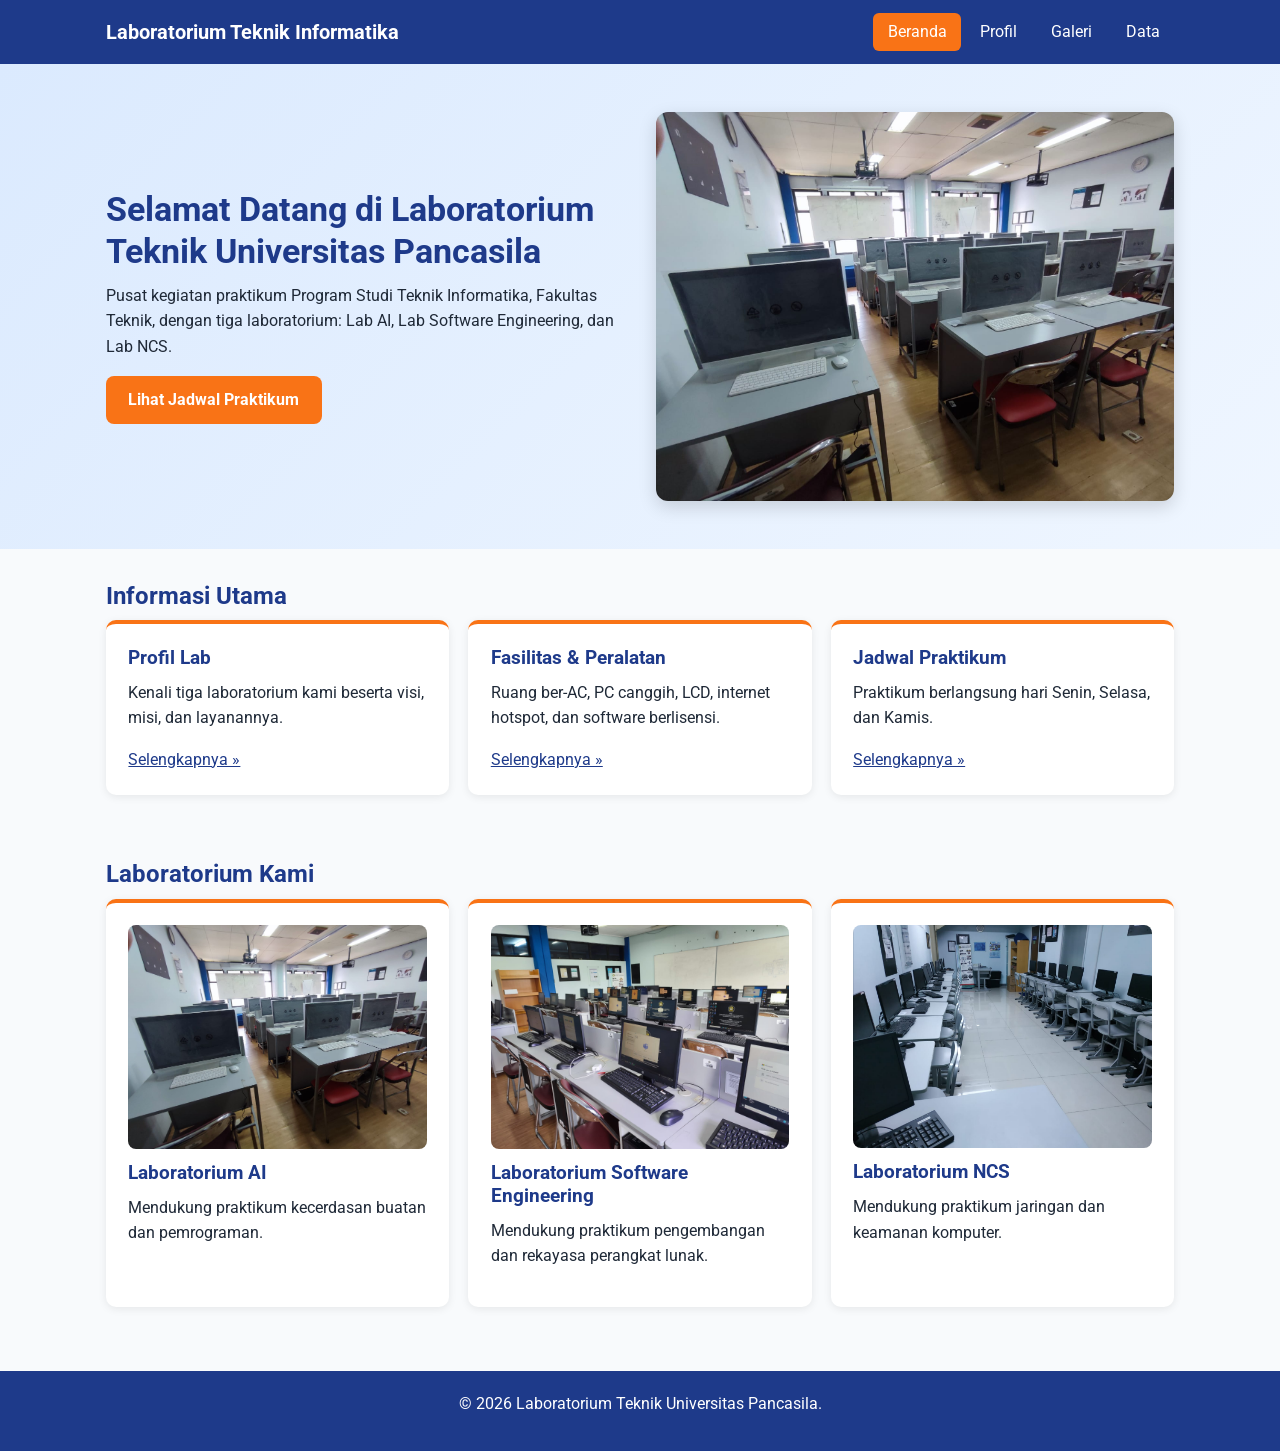
<file: Kelompok05_TemaProfil Laboratorium Teknik/project-kelompok/index.html>
<!DOCTYPE html>
<html lang="id">

<head>
  <meta charset="UTF-8">
  <meta name="viewport" content="width=device-width, initial-scale=1.0">
  <meta name="description" content="Website profil Laboratorium Teknik Informatika Universitas Pancasila">
  <title>Beranda | Laboratorium Teknik Universitas Pancasila</title>
  <link rel="stylesheet" href="assets/css/style.css">
</head>

<body>

  <header class="site-header">
    <div class="container header-inner">
      <a href="index.html" class="logo">Laboratorium Teknik Informatika</a>
      <nav>
        <ul class="nav-list">
          <li><a href="index.html" class="active">Beranda</a></li>
          <li><a href="profil.html">Profil</a></li>
          <li><a href="galeri.html">Galeri</a></li>
          <li><a href="data.html">Data</a></li>
        </ul>
      </nav>
    </div>
  </header>

  <main>
    <section class="hero">
      <div class="container hero-inner">
        <div class="hero-text">
          <h1>Selamat Datang di Laboratorium Teknik Universitas Pancasila</h1>
          <p>Pusat kegiatan praktikum Program Studi Teknik Informatika, Fakultas Teknik, dengan tiga laboratorium: Lab
            AI, Lab Software Engineering, dan Lab NCS.</p>
          <a href="data.html#jadwal" class="btn">Lihat Jadwal Praktikum</a>
        </div>
        <div class="hero-img">
          <img src="assets/images/LabAI.jpeg" alt="Suasana Laboratorium AI Universitas Pancasila">
        </div>
      </div>
    </section>

    <section class="container section">
      <h2>Informasi Utama</h2>
      <div class="cards">
        <article class="card">
          <h3>Profil Lab</h3>
          <p>Kenali tiga laboratorium kami beserta visi, misi, dan layanannya.</p>
          <a href="profil.html">Selengkapnya &raquo;</a>
        </article>
        <article class="card">
          <h3>Fasilitas &amp; Peralatan</h3>
          <p>Ruang ber-AC, PC canggih, LCD, internet hotspot, dan software berlisensi.</p>
          <a href="data.html#fasilitas">Selengkapnya &raquo;</a>
        </article>
        <article class="card">
          <h3>Jadwal Praktikum</h3>
          <p>Praktikum berlangsung hari Senin, Selasa, dan Kamis.</p>
          <a href="data.html#jadwal">Selengkapnya &raquo;</a>
        </article>
      </div>
    </section>

    <section class="container section">
      <h2>Laboratorium Kami</h2>
      <div class="cards">
        <article class="card lab-card">
          <img src="assets/images/LabAI.jpeg" alt="Laboratorium AI">
          <h3>Laboratorium AI</h3>
          <p>Mendukung praktikum kecerdasan buatan dan pemrograman.</p>
        </article>
        <article class="card lab-card">
          <img src="assets/images/LabSE.jpeg" alt="Laboratorium Software Engineering">
          <h3>Laboratorium Software Engineering</h3>
          <p>Mendukung praktikum pengembangan dan rekayasa perangkat lunak.</p>
        </article>
        <article class="card lab-card">
          <img src="assets/images/LabNCS.png" alt="Laboratorium NCS">
          <h3>Laboratorium NCS</h3>
          <p>Mendukung praktikum jaringan dan keamanan komputer.</p>
        </article>
      </div>
    </section>
  </main>

  <footer class="site-footer">
    <div class="container">
      <p>&copy; 2026 Laboratorium Teknik Universitas Pancasila.</p>
    </div>
  </footer>
</body>

</html>
</file>
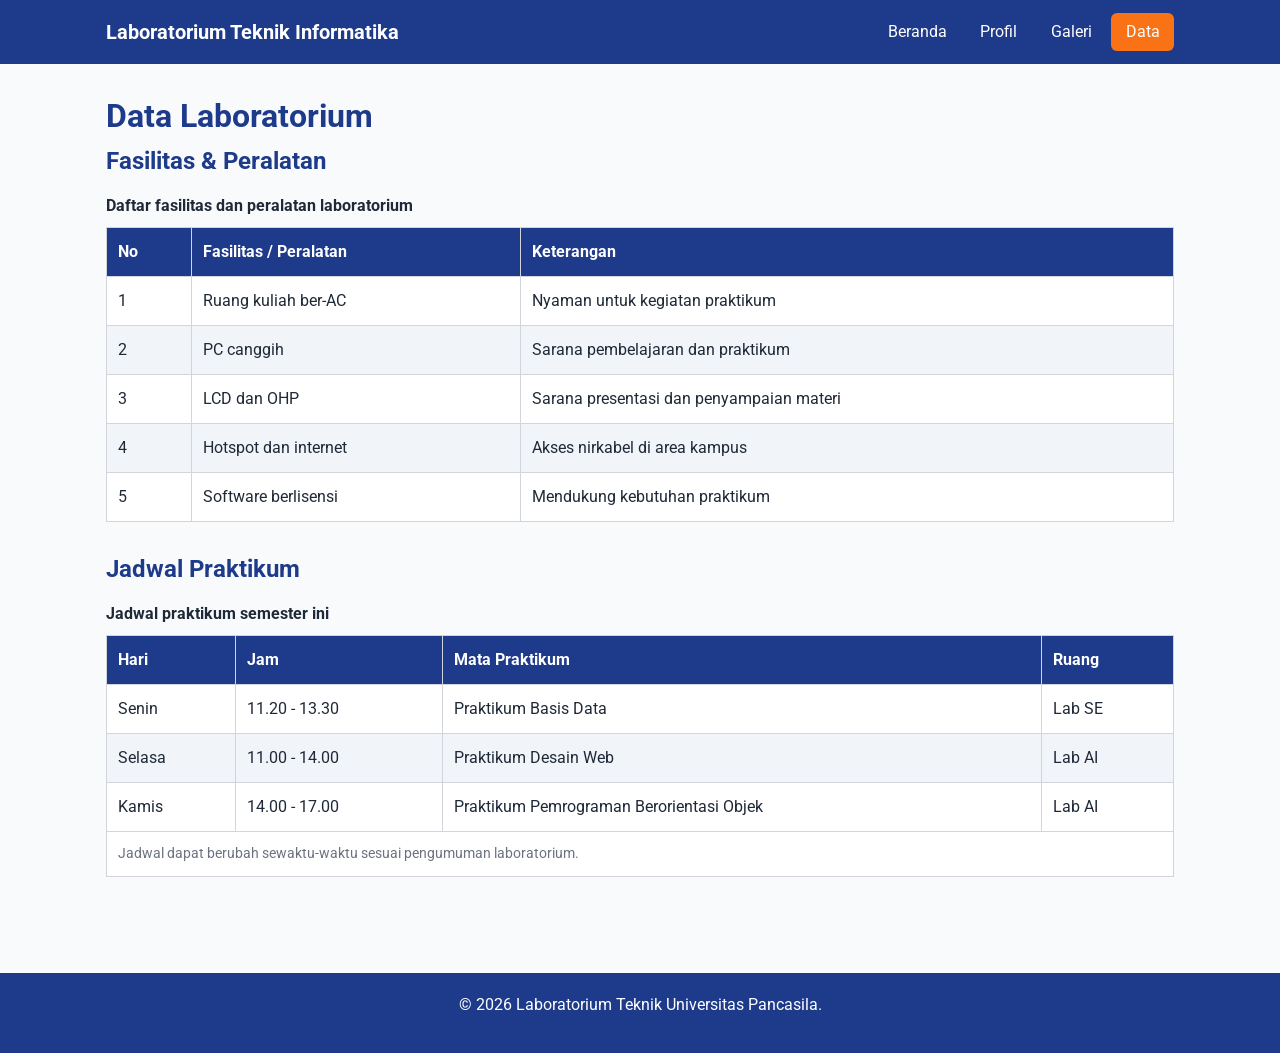
<file: Kelompok05_TemaProfil Laboratorium Teknik/project-kelompok/data.html>
<!DOCTYPE html>
<html lang="id">

<head>
  <meta charset="UTF-8">
  <meta name="viewport" content="width=device-width, initial-scale=1.0">
  <title>Data | Laboratorium Teknik Universitas Pancasila</title>
  <link rel="stylesheet" href="assets/css/style.css">
</head>

<body>

  <header class="site-header">
    <div class="container header-inner">
      <a href="index.html" class="logo">Laboratorium Teknik Informatika</a>
      <nav>
        <ul class="nav-list">
          <li><a href="index.html">Beranda</a></li>
          <li><a href="profil.html">Profil</a></li>
          <li><a href="galeri.html">Galeri</a></li>
          <li><a href="data.html" class="active">Data</a></li>
        </ul>
      </nav>
    </div>
  </header>

  <main class="container section">
    <h1>Data Laboratorium</h1>

    <!-- FASILITAS -->
    <section id="fasilitas">
      <h2>Fasilitas &amp; Peralatan</h2>
      <div class="table-wrap">
        <table>
          <caption>Daftar fasilitas dan peralatan laboratorium</caption>
          <thead>
            <tr>
              <th scope="col">No</th>
              <th scope="col">Fasilitas / Peralatan</th>
              <th scope="col">Keterangan</th>
            </tr>
          </thead>
          <tbody>
            <tr>
              <td>1</td>
              <td>Ruang kuliah ber-AC</td>
              <td>Nyaman untuk kegiatan praktikum</td>
            </tr>
            <tr>
              <td>2</td>
              <td>PC canggih</td>
              <td>Sarana pembelajaran dan praktikum</td>
            </tr>
            <tr>
              <td>3</td>
              <td>LCD dan OHP</td>
              <td>Sarana presentasi dan penyampaian materi</td>
            </tr>
            <tr>
              <td>4</td>
              <td>Hotspot dan internet</td>
              <td>Akses nirkabel di area kampus</td>
            </tr>
            <tr>
              <td>5</td>
              <td>Software berlisensi</td>
              <td>Mendukung kebutuhan praktikum</td>
            </tr>
          </tbody>
        </table>
      </div>
    </section>

    <!-- JADWAL -->
    <section id="jadwal">
      <h2>Jadwal Praktikum</h2>
      <div class="table-wrap">
        <table>
          <caption>Jadwal praktikum semester ini</caption>
          <thead>
            <tr>
              <th scope="col">Hari</th>
              <th scope="col">Jam</th>
              <th scope="col">Mata Praktikum</th>
              <th scope="col">Ruang</th>
            </tr>
          </thead>
          <tbody>
            <tr>
              <td>Senin</td>
              <td>11.20 - 13.30</td>
              <td>Praktikum Basis Data</td>
              <td>Lab SE</td>
            </tr>
            <tr>
              <td>Selasa</td>
              <td>11.00 - 14.00</td>
              <td>Praktikum Desain Web</td>
              <td>Lab AI</td>
            </tr>
            <tr>
              <td>Kamis</td>
              <td>14.00 - 17.00</td>
              <td>Praktikum Pemrograman Berorientasi Objek</td>
              <td>Lab AI</td>
            </tr>
          </tbody>
          <tfoot>
            <tr>
              <td colspan="4">Jadwal dapat berubah sewaktu-waktu sesuai pengumuman laboratorium.</td>
            </tr>
          </tfoot>
        </table>
      </div>
    </section>
  </main>

  <footer class="site-footer">
    <div class="container">
      <p>&copy; 2026 Laboratorium Teknik Universitas Pancasila.</p>
    </div>
  </footer>

</body>

</html>
</file>
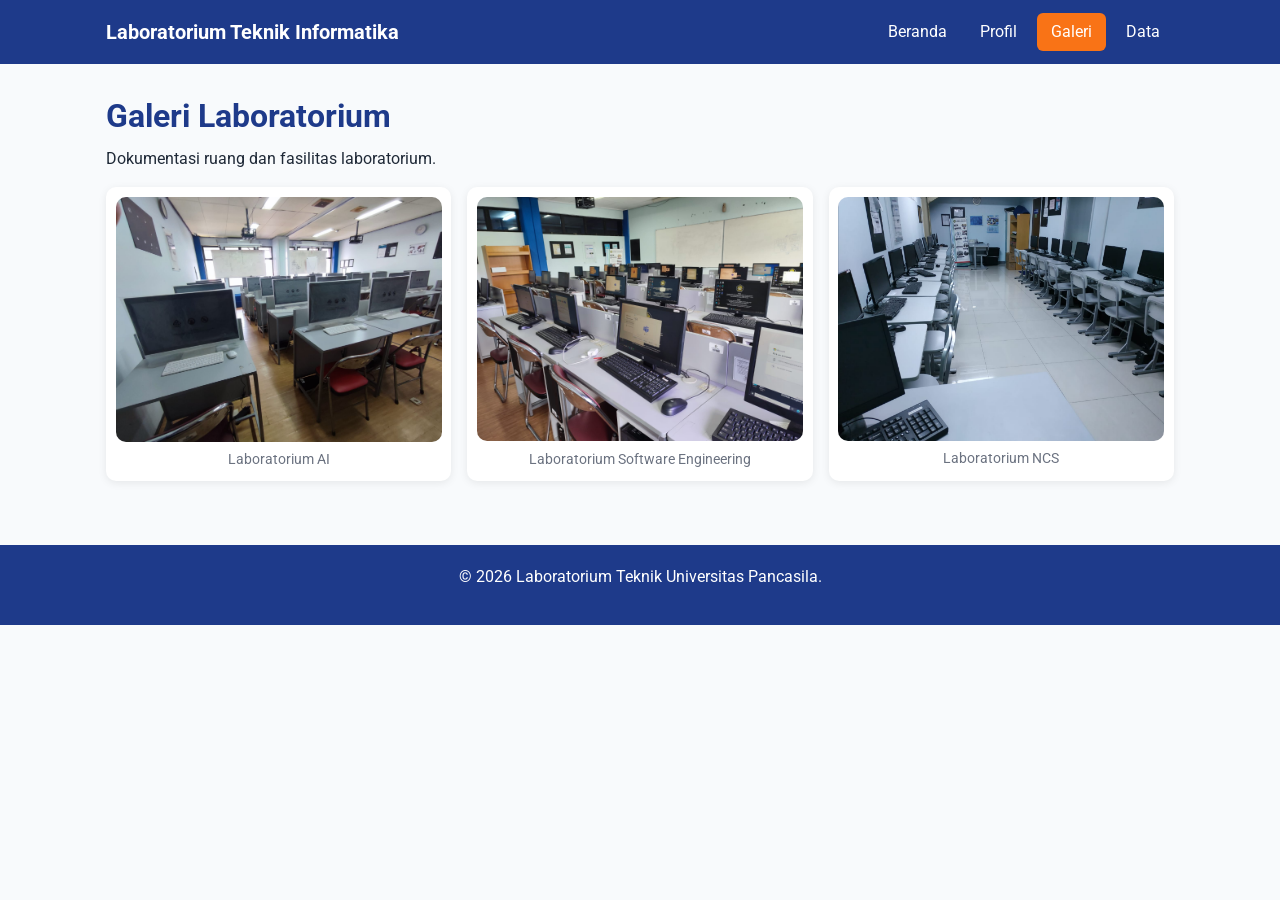
<file: Kelompok05_TemaProfil Laboratorium Teknik/project-kelompok/galeri.html>
<!DOCTYPE html>
<html lang="id">

<head>
  <meta charset="UTF-8">
  <meta name="viewport" content="width=device-width, initial-scale=1.0">
  <title>Galeri | Laboratorium Teknik Universitas Pancasila</title>
  <link rel="stylesheet" href="assets/css/style.css">
</head>

<body>

  <header class="site-header">
    <div class="container header-inner">
      <a href="index.html" class="logo">Laboratorium Teknik Informatika</a>
      <nav>
        <ul class="nav-list">
          <li><a href="index.html">Beranda</a></li>
          <li><a href="profil.html">Profil</a></li>
          <li><a href="galeri.html" class="active">Galeri</a></li>
          <li><a href="data.html">Data</a></li>
        </ul>
      </nav>
    </div>
  </header>

  <main class="container section">
    <h1>Galeri Laboratorium</h1>
    <p>Dokumentasi ruang dan fasilitas laboratorium.</p>

    <div class="gallery">
      <div class="foto-item">
        <img src="assets/images/LabAI.jpeg" alt="Ruang Laboratorium AI">
        <p class="keterangan">Laboratorium AI</p>
      </div>
      <div class="foto-item">
        <img src="assets/images/LabSE.jpeg" alt="Ruang Laboratorium Software Engineering">
        <p class="keterangan">Laboratorium Software Engineering</p>
      </div>
      <div class="foto-item">
        <img src="assets/images/LabNCS.png" alt="Ruang Laboratorium NCS">
        <p class="keterangan">Laboratorium NCS</p>
      </div>
    </div>
  </main>

  <footer class="site-footer">
    <div class="container">
      <p>&copy; 2026 Laboratorium Teknik Universitas Pancasila.</p>
    </div>
  </footer>

</body>

</html>
</file>
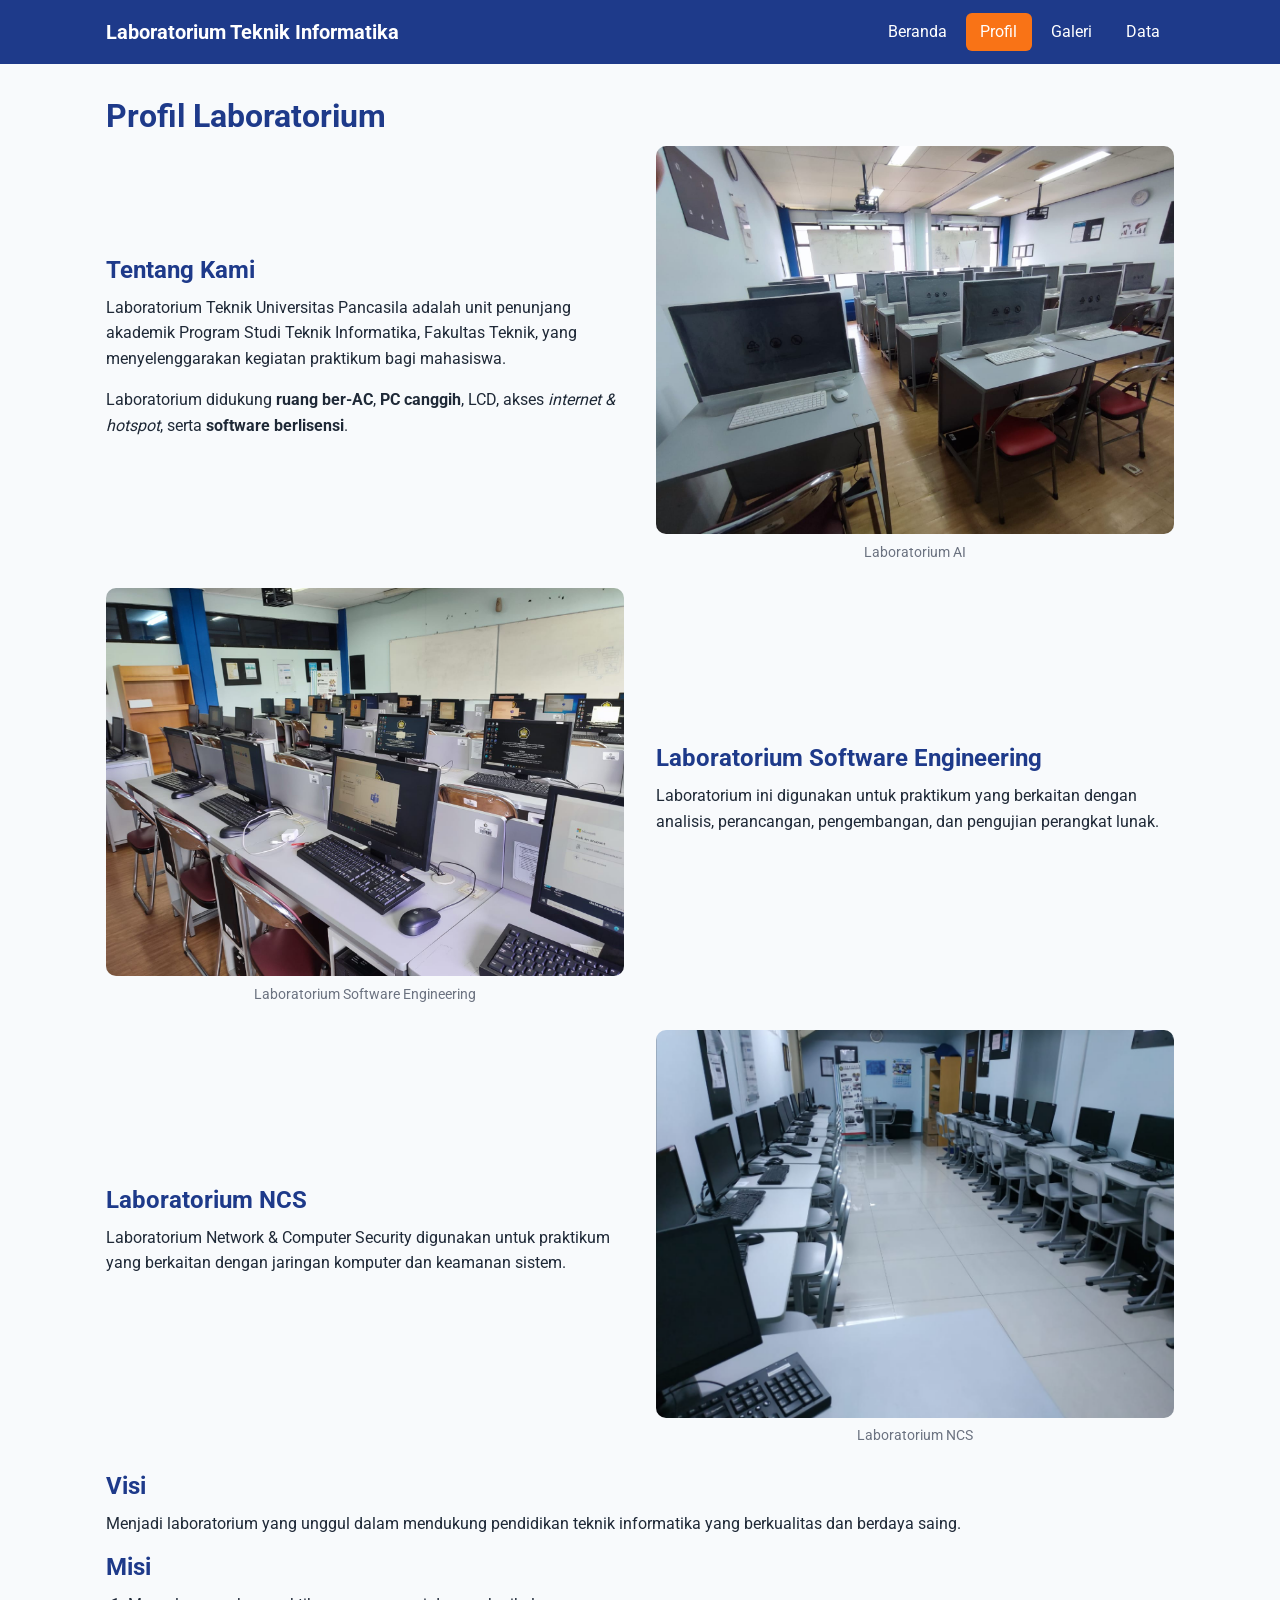
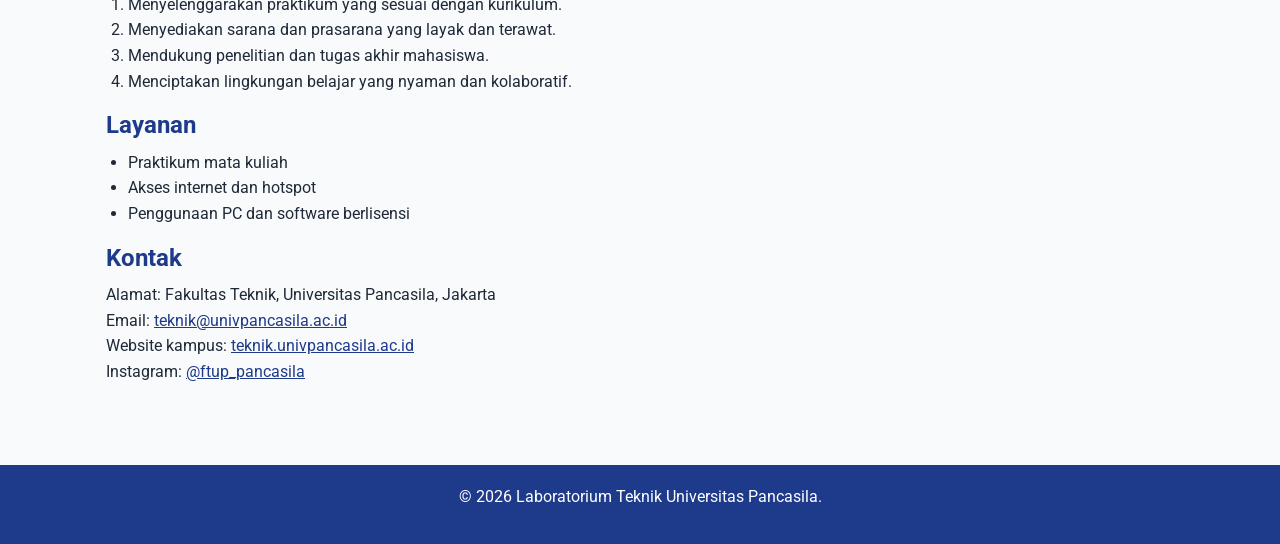
<file: Kelompok05_TemaProfil Laboratorium Teknik/project-kelompok/profil.html>
<!DOCTYPE html>
<html lang="id">

<head>
  <meta charset="UTF-8">
  <meta name="viewport" content="width=device-width, initial-scale=1.0">
  <title>Profil | Laboratorium Teknik Universitas Pancasila</title>
  <link rel="stylesheet" href="assets/css/style.css">
</head>

<body>

  <header class="site-header">
    <div class="container header-inner">
      <a href="index.html" class="logo">Laboratorium Teknik Informatika</a>
      <nav>
        <ul class="nav-list">
          <li><a href="index.html">Beranda</a></li>
          <li><a href="profil.html" class="active">Profil</a></li>
          <li><a href="galeri.html">Galeri</a></li>
          <li><a href="data.html">Data</a></li>
        </ul>
      </nav>
    </div>
  </header>

  <main class="container section">
    <h1>Profil Laboratorium</h1>

    <section class="two-col">
      <div>
        <h2>Tentang Kami</h2>
        <p>Laboratorium Teknik Universitas Pancasila adalah unit penunjang akademik Program Studi Teknik Informatika,
          Fakultas Teknik, yang menyelenggarakan kegiatan praktikum bagi mahasiswa.</p>
        <p>Laboratorium didukung <strong>ruang ber-AC</strong>, <strong>PC canggih</strong>, LCD, akses <em>internet
            &amp; hotspot</em>, serta <strong>software berlisensi</strong>.</p>
      </div>
      <div class="foto-item">
        <img src="assets/images/LabAI.jpeg" alt="Laboratorium AI">
        <p class="keterangan">Laboratorium AI</p>
      </div>
    </section>

    <section class="two-col reverse">
      <div>
        <h2>Laboratorium Software Engineering</h2>
        <p>Laboratorium ini digunakan untuk praktikum yang berkaitan dengan analisis, perancangan, pengembangan, dan
          pengujian perangkat lunak.</p>
      </div>
      <div class="foto-item">
        <img src="assets/images/LabSE.jpeg" alt="Laboratorium Software Engineering">
        <p class="keterangan">Laboratorium Software Engineering</p>
      </div>
    </section>

    <section class="two-col">
      <div>
        <h2>Laboratorium NCS</h2>
        <p>Laboratorium Network &amp; Computer Security digunakan untuk praktikum yang berkaitan dengan jaringan
          komputer dan keamanan sistem.</p>
      </div>
      <div class="foto-item">
        <img src="assets/images/LabNCS.png" alt="Laboratorium NCS">
        <p class="keterangan">Laboratorium NCS</p>
      </div>
    </section>

    <section>
      <h2>Visi</h2>
      <p>Menjadi laboratorium yang unggul dalam mendukung pendidikan teknik informatika yang berkualitas dan
        berdaya saing.</p>

      <h2>Misi</h2>
      <ol>
        <li>Menyelenggarakan praktikum yang sesuai dengan kurikulum.</li>
        <li>Menyediakan sarana dan prasarana yang layak dan terawat.</li>
        <li>Mendukung penelitian dan tugas akhir mahasiswa.</li>
        <li>Menciptakan lingkungan belajar yang nyaman dan kolaboratif.</li>
      </ol>

      <h2>Layanan</h2>
      <ul>
        <li>Praktikum mata kuliah</li>
        <li>Akses internet dan hotspot</li>
        <li>Penggunaan PC dan software berlisensi</li>
      </ul>
    </section>

    <section>
      <h2>Kontak</h2>
      <p>Alamat: Fakultas Teknik, Universitas Pancasila, Jakarta<br>
        Email: <a href="mailto:teknik@univpancasila.ac.id">teknik@univpancasila.ac.id</a><br>
        Website kampus: <a href="https://teknik.univpancasila.ac.id/" target="_blank">
          teknik.univpancasila.ac.id</a><br>
        Instagram: <a href="https://www.instagram.com/ftup_pancasila/" target="_blank">@ftup_pancasila</a></p>
    </section>
  </main>

  <footer class="site-footer">
    <div class="container">
      <p>&copy; 2026 Laboratorium Teknik Universitas Pancasila.</p>
    </div>
  </footer>

</body>

</html>
</file>
<file: Kelompok05_TemaProfil Laboratorium Teknik/project-kelompok/assets/css/style.css>
/* ===== Embedded font (taruh file di assets/fonts/) ===== */
@font-face {
  font-family: "CustomFont";
  src: url("../fonts/custom.woff2") format("woff2");
  font-weight: 400;
  font-style: normal;
  font-display: swap;
}

@font-face {
  font-family: "CustomFont";
  src: url("../fonts/custom-bold.woff2") format("woff2");
  font-weight: 700;
  font-style: normal;
  font-display: swap;
}

/* ===== Reset & variabel ===== */
:root {
  --primary: #1e3a8a;
  --accent: #f97316;
  --bg: #f8fafc;
  --text: #1f2937;
  --white: #ffffff;
}

* { box-sizing: border-box; margin: 0; padding: 0; }

html { scroll-behavior: smooth; }

body {
  font-family: "CustomFont", "Segoe UI", Roboto, Arial, sans-serif;
  line-height: 1.6;
  color: var(--text);
  background: var(--bg);
}

img { max-width: 100%; height: auto; display: block; }
a { color: var(--primary); }
h1, h2, h3 { line-height: 1.25; color: var(--primary); margin-bottom: 0.6rem; }
p, ul, ol, blockquote { margin-bottom: 1rem; }
ul, ol { padding-left: 1.4rem; }

.container { width: 100%; max-width: 1100px; margin: 0 auto; padding: 0 1rem; }
.section { padding-top: 2rem; padding-bottom: 2rem; }

/* ===== Header & nav ===== */
.site-header { background: var(--primary); position: sticky; top: 0; z-index: 10; }
.header-inner {
  display: flex; justify-content: space-between; align-items: center;
  flex-wrap: wrap; gap: 0.5rem; padding-top: 0.8rem; padding-bottom: 0.8rem;
}
.logo { color: var(--white); font-weight: bold; font-size: 1.25rem; text-decoration: none; }
.nav-list { list-style: none; display: flex; gap: 0.3rem; padding: 0; margin: 0; }
.nav-list a {
  display: block; color: var(--white); text-decoration: none;
  padding: 0.4rem 0.9rem; border-radius: 6px;
}
.nav-list a:hover, .nav-list a.active { background: var(--accent); }

/* ===== Hero ===== */
.hero { background: linear-gradient(135deg, #dbeafe, #eff6ff); padding: 3rem 0; }
.hero-inner { display: flex; align-items: center; gap: 2rem; }
.hero-text, .hero-img { flex: 1; }
.hero-text h1 { font-size: 2.1rem; }
.hero-img img { border-radius: 12px; box-shadow: 0 6px 18px rgba(0,0,0,0.15); }

.btn {
  display: inline-block; background: var(--accent); color: var(--white);
  padding: 0.7rem 1.4rem; border-radius: 8px; text-decoration: none; font-weight: bold;
}
.btn:hover { background: #ea580c; }

/* ===== Cards ===== */
.cards { display: flex; gap: 1.2rem; flex-wrap: wrap; }
.card {
  flex: 1 1 250px; background: var(--white); padding: 1.4rem;
  border-radius: 10px; border-top: 4px solid var(--accent);
  box-shadow: 0 2px 8px rgba(0,0,0,0.08);
}
.lab-card img { border-radius: 8px; margin-bottom: 0.8rem; }

/* ===== Foto + keterangan (pengganti figure & figcaption) ===== */
.foto-item img { border-radius: 10px; }
.keterangan {
  font-size: 0.9rem; color: #6b7280;
  margin-top: 0.4rem; margin-bottom: 0; text-align: center;
}

/* ===== Profil ===== */
.two-col { display: flex; gap: 2rem; align-items: center; margin-bottom: 1.5rem; }
.two-col > * { flex: 1; }
.two-col.reverse { flex-direction: row-reverse; }
blockquote {
  border-left: 4px solid var(--accent); padding: 0.6rem 1rem;
  background: var(--white); font-style: italic;
}

/* ===== Galeri ===== */
.gallery { display: flex; flex-wrap: wrap; gap: 1rem; margin-top: 1rem; }
.gallery .foto-item {
  flex: 1 1 300px; background: var(--white); padding: 0.6rem;
  border-radius: 10px; box-shadow: 0 2px 8px rgba(0,0,0,0.08);
}

/* ===== Foto di halaman Data ===== */
.data-photo { max-width: 500px; margin-bottom: 2rem; }
.data-photo img { border-radius: 10px; }

/* ===== Tabel ===== */
.table-wrap { overflow-x: auto; margin-bottom: 2rem; }
table { width: 100%; border-collapse: collapse; background: var(--white); }
caption { text-align: left; font-weight: bold; padding: 0.5rem 0; }
th, td { border: 1px solid #d1d5db; padding: 0.7rem; text-align: left; }
thead th { background: var(--primary); color: var(--white); }
tbody tr:nth-child(even) { background: #f1f5f9; }
tfoot td { font-size: 0.85rem; color: #6b7280; }

/* ===== Footer ===== */
.site-footer {
  background: var(--primary); color: var(--white);
  text-align: center; padding: 1.2rem 0; margin-top: 2rem;
}

/* ===== Responsive: tablet ===== */
@media (max-width: 768px) {
  .hero-inner, .two-col, .two-col.reverse { flex-direction: column; }
  .hero-text h1 { font-size: 1.7rem; }
}

/* ===== Responsive: mobile ===== */
@media (max-width: 480px) {
  .header-inner { flex-direction: column; }
  .nav-list { flex-wrap: wrap; justify-content: center; }
  .hero { padding: 2rem 0; }
  .hero-text h1 { font-size: 1.4rem; }
  th, td { padding: 0.5rem; font-size: 0.9rem; }
}
</file>
